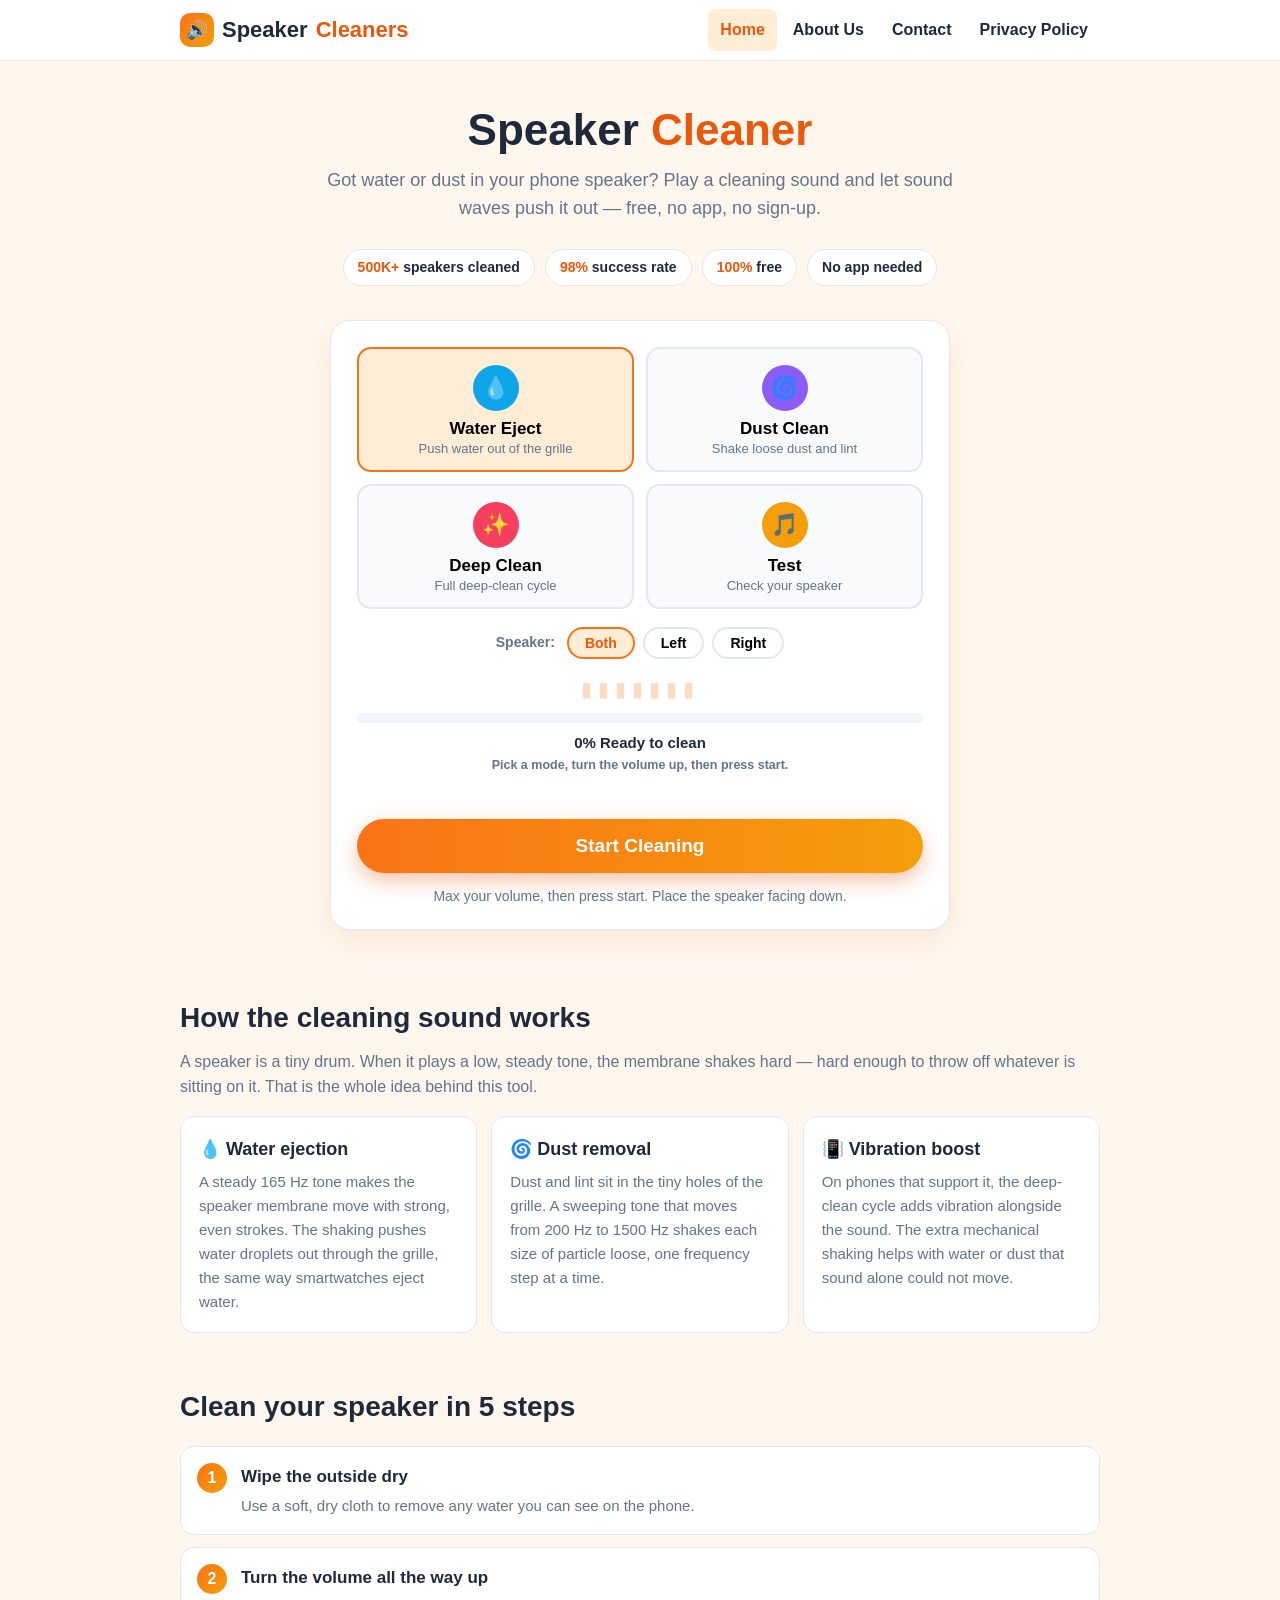
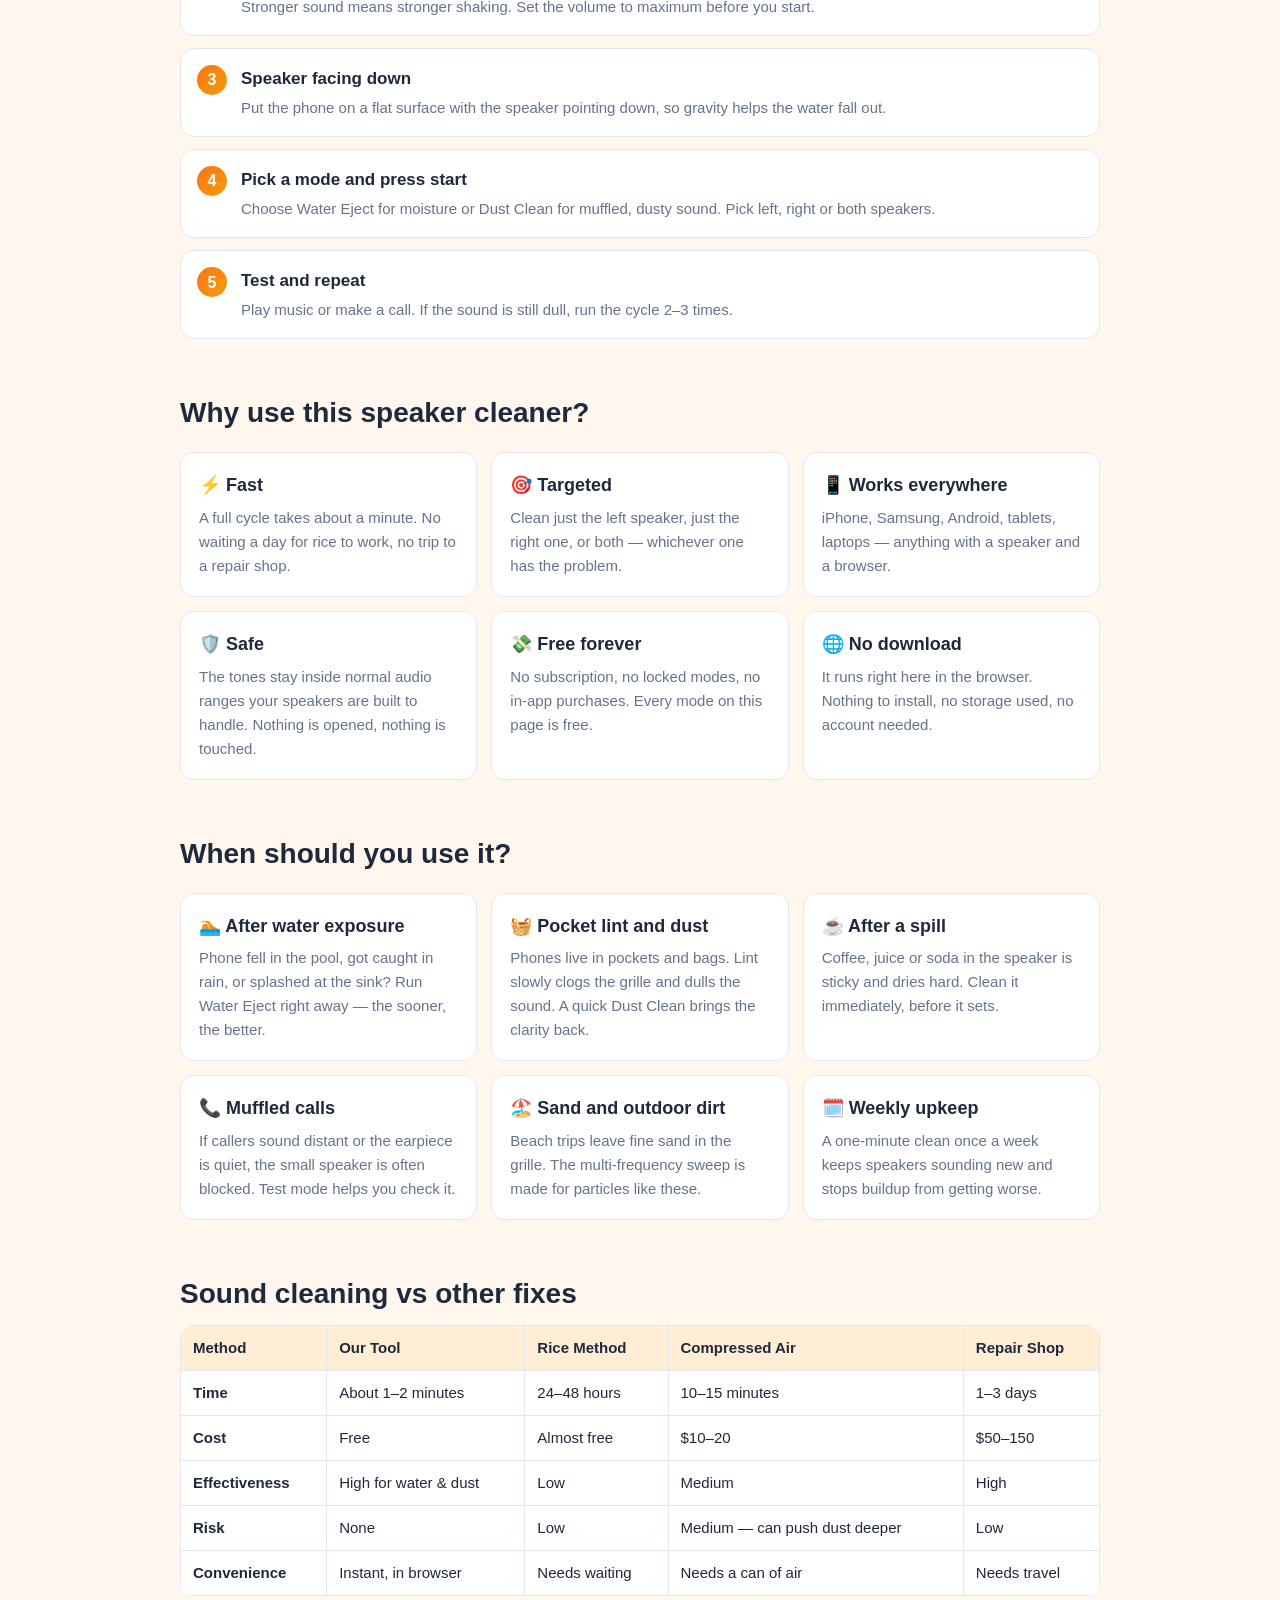
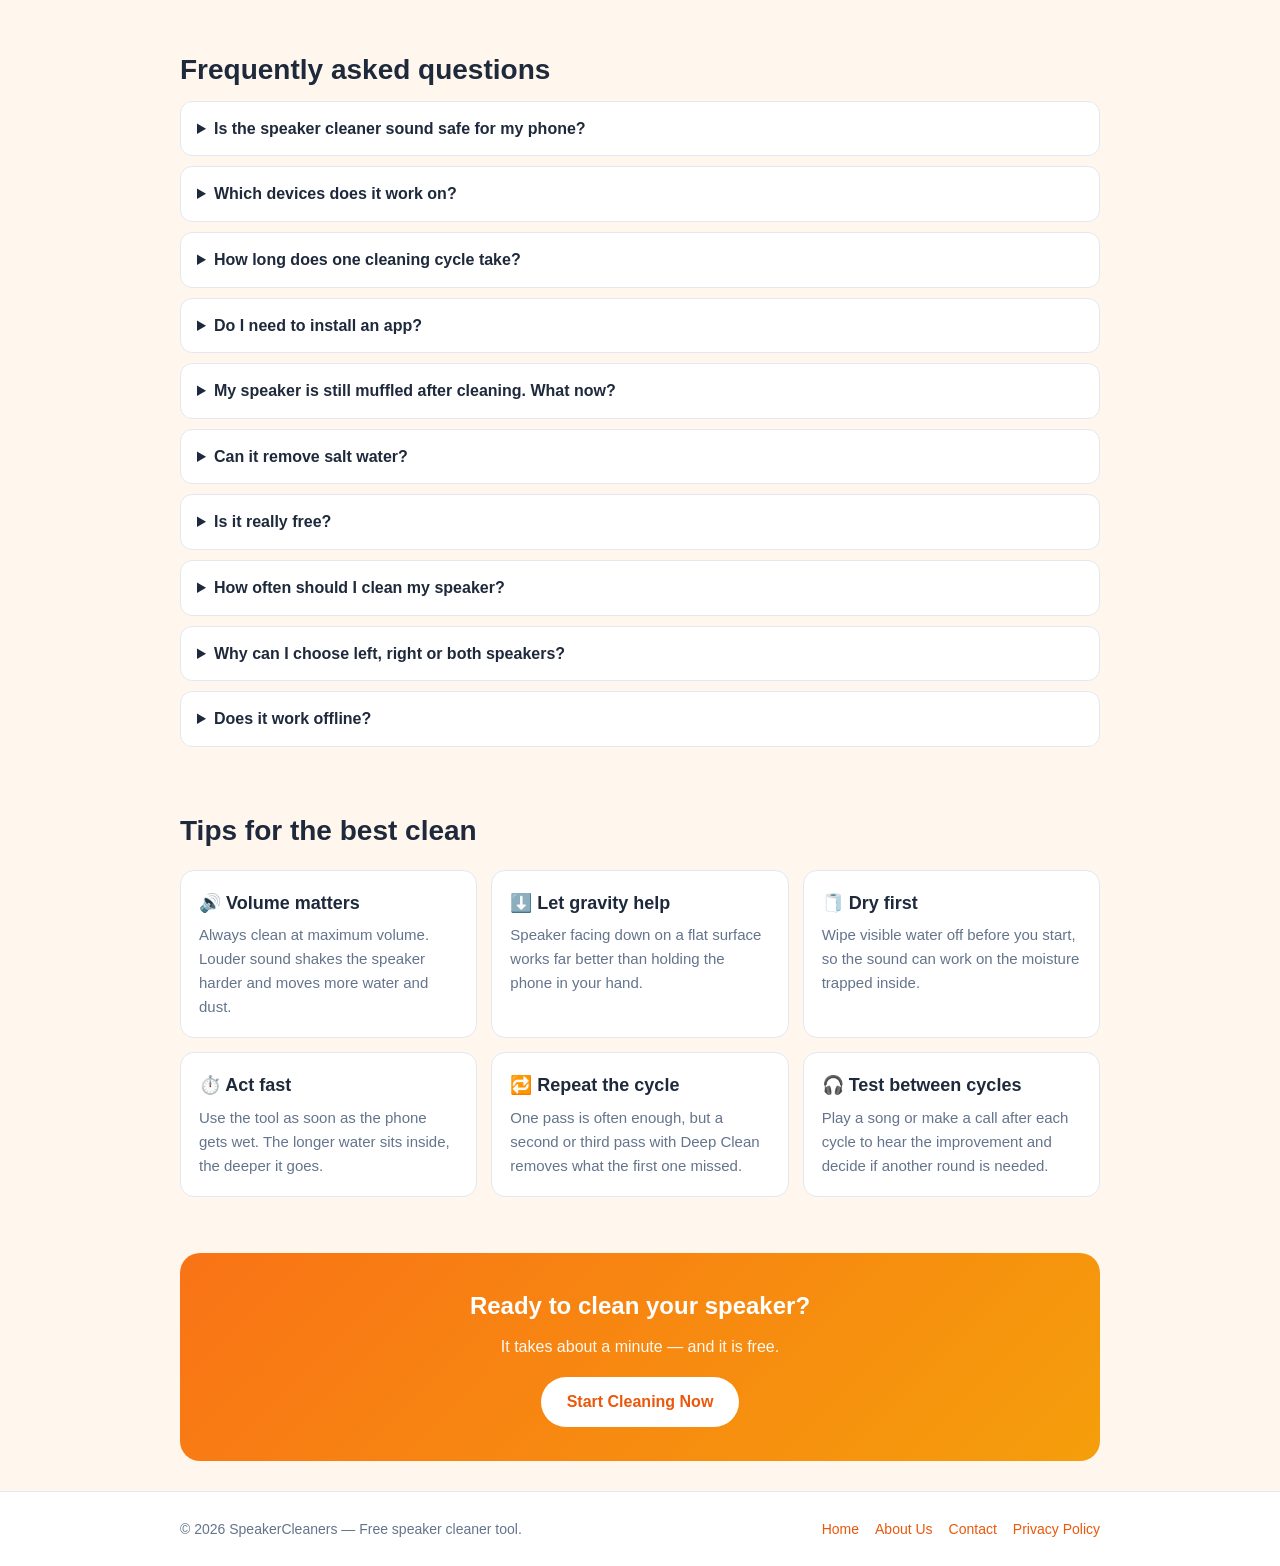
<file: index.html>
<!DOCTYPE html>
<html lang="en">
<head>
<meta charset="UTF-8">
<meta name="viewport" content="width=device-width, initial-scale=1.0">
<title>Speaker Cleaner Sound - Remove Water &amp; Dust (Free)</title>
<meta name="description" content="Free speaker cleaner sound that removes water and dust from your phone speaker. Play a 165 Hz water eject tone and dust cleaning sounds right in your browser — no app needed. Works on iPhone, Samsung, Android, tablets and laptops.">
<meta name="google-site-verification" content="_-BRUVU3ety-sxMiKPLYXIAc3S__Jb0sioMftiq5Fuo" />
<!-- Google Tag Manager -->
<script async src="https://www.googletagmanager.com/gtm.js?id=GTM-N3BZ42QK"></script>
<script>
  window.dataLayer = window.dataLayer || [];
  function gtag(){dataLayer.push(arguments);}
  gtag('js', new Date());
</script>
<!-- End Google Tag Manager -->
<meta name="keywords" content="speaker cleaner, speaker cleaner sound, remove water from speaker, eject water, dust cleaner, phone speaker cleaner, fix my speaker">
<link rel="stylesheet" href="styles.css">
<link rel="icon" href="data:image/svg+xml,<svg xmlns='http://www.w3.org/2000/svg' viewBox='0 0 100 100'><text y='.9em' font-size='90'>🔊</text></svg>">
</head>
<body>
<!-- Google Tag Manager (noscript) -->
<noscript><iframe src="https://www.googletagmanager.com/ns.html?id=GTM-N3BZ42QK" height="0" width="0" style="display:none;visibility:hidden"></iframe></noscript>
<!-- End Google Tag Manager (noscript) -->
<header class="site">
  <div class="wrap">
    <a class="logo" href="index.html"><span class="mark">🔊</span>Speaker<b>Cleaners</b></a>
    <nav class="main">
      <a href="index.html" class="active">Home</a>
      <a href="about.html">About Us</a>
      <a href="contact.html">Contact</a>
      <a href="privacy-policy.html">Privacy Policy</a>
    </nav>
  </div>
</header>

<main class="wrap">
  <div class="hero">
    <h1>Speaker <span>Cleaner</span></h1>
    <p class="lede">Got water or dust in your phone speaker? Play a cleaning sound and let sound waves push it out — free, no app, no sign-up.</p>
    <div class="badges">
      <span class="badge"><b>500K+</b> speakers cleaned</span>
      <span class="badge"><b>98%</b> success rate</span>
      <span class="badge"><b>100%</b> free</span>
      <span class="badge">No app needed</span>
    </div>
  </div>

  <!-- Tool — directly under the H1, layout like the reference screenshot -->
  <div class="tool" id="tool">
    <div class="modes">
      <button type="button" class="mode selected" data-mode="water">
        <span class="ico">💧</span><h3>Water Eject</h3><p>Push water out of the grille</p>
      </button>
      <button type="button" class="mode" data-mode="dust">
        <span class="ico">🌀</span><h3>Dust Clean</h3><p>Shake loose dust and lint</p>
      </button>
      <button type="button" class="mode" data-mode="deep">
        <span class="ico">✨</span><h3>Deep Clean</h3><p>Full deep-clean cycle</p>
      </button>
      <button type="button" class="mode" data-mode="test">
        <span class="ico">🎵</span><h3>Test</h3><p>Check your speaker</p>
      </button>
    </div>
    <div class="speakers">
      <span>Speaker:</span>
      <button type="button" class="spk selected" data-spk="both">Both</button>
      <button type="button" class="spk" data-spk="left">Left</button>
      <button type="button" class="spk" data-spk="right">Right</button>
    </div>
    <div class="progress">
      <div class="dots" id="dots"></div>
      <div class="bar"><div id="barFill"></div></div>
      <div class="status"><span id="pct">0%</span> <span id="statusText">Ready to clean</span>
        <small id="statusSub">Pick a mode, turn the volume up, then press start.</small>
      </div>
      <div class="freq-now" id="freqNow"></div>
    </div>
    <button type="button" class="btn-start" id="startBtn">Start Cleaning</button>
    <button type="button" class="btn-stop" id="stopBtn" style="display:none">Stop</button>
    <p class="tool-note">Max your volume, then press start. Place the speaker facing down.</p>
  </div>

  <section class="block">
    <h2>How the cleaning sound works</h2>
    <p class="intro">A speaker is a tiny drum. When it plays a low, steady tone, the membrane shakes hard — hard enough to throw off whatever is sitting on it. That is the whole idea behind this tool.</p>
    <div class="cards">
      <div class="card">
        <h3>💧 Water ejection</h3>
        <p>A steady 165 Hz tone makes the speaker membrane move with strong, even strokes. The shaking pushes water droplets out through the grille, the same way smartwatches eject water.</p>
      </div>
      <div class="card">
        <h3>🌀 Dust removal</h3>
        <p>Dust and lint sit in the tiny holes of the grille. A sweeping tone that moves from 200 Hz to 1500 Hz shakes each size of particle loose, one frequency step at a time.</p>
      </div>
      <div class="card">
        <h3>📳 Vibration boost</h3>
        <p>On phones that support it, the deep-clean cycle adds vibration alongside the sound. The extra mechanical shaking helps with water or dust that sound alone could not move.</p>
      </div>
    </div>
  </section>

  <section class="block">
    <h2>Clean your speaker in 5 steps</h2>
    <ol class="steps">
      <li><h3>Wipe the outside dry</h3><p>Use a soft, dry cloth to remove any water you can see on the phone.</p></li>
      <li><h3>Turn the volume all the way up</h3><p>Stronger sound means stronger shaking. Set the volume to maximum before you start.</p></li>
      <li><h3>Speaker facing down</h3><p>Put the phone on a flat surface with the speaker pointing down, so gravity helps the water fall out.</p></li>
      <li><h3>Pick a mode and press start</h3><p>Choose Water Eject for moisture or Dust Clean for muffled, dusty sound. Pick left, right or both speakers.</p></li>
      <li><h3>Test and repeat</h3><p>Play music or make a call. If the sound is still dull, run the cycle 2–3 times.</p></li>
    </ol>
  </section>

  <section class="block">
    <h2>Why use this speaker cleaner?</h2>
    <div class="cards">
      <div class="card"><h3>⚡ Fast</h3><p>A full cycle takes about a minute. No waiting a day for rice to work, no trip to a repair shop.</p></div>
      <div class="card"><h3>🎯 Targeted</h3><p>Clean just the left speaker, just the right one, or both — whichever one has the problem.</p></div>
      <div class="card"><h3>📱 Works everywhere</h3><p>iPhone, Samsung, Android, tablets, laptops — anything with a speaker and a browser.</p></div>
      <div class="card"><h3>🛡️ Safe</h3><p>The tones stay inside normal audio ranges your speakers are built to handle. Nothing is opened, nothing is touched.</p></div>
      <div class="card"><h3>💸 Free forever</h3><p>No subscription, no locked modes, no in-app purchases. Every mode on this page is free.</p></div>
      <div class="card"><h3>🌐 No download</h3><p>It runs right here in the browser. Nothing to install, no storage used, no account needed.</p></div>
    </div>
  </section>

  <section class="block">
    <h2>When should you use it?</h2>
    <div class="cards">
      <div class="card"><h3>🏊 After water exposure</h3><p>Phone fell in the pool, got caught in rain, or splashed at the sink? Run Water Eject right away — the sooner, the better.</p></div>
      <div class="card"><h3>🧺 Pocket lint and dust</h3><p>Phones live in pockets and bags. Lint slowly clogs the grille and dulls the sound. A quick Dust Clean brings the clarity back.</p></div>
      <div class="card"><h3>☕ After a spill</h3><p>Coffee, juice or soda in the speaker is sticky and dries hard. Clean it immediately, before it sets.</p></div>
      <div class="card"><h3>📞 Muffled calls</h3><p>If callers sound distant or the earpiece is quiet, the small speaker is often blocked. Test mode helps you check it.</p></div>
      <div class="card"><h3>🏖️ Sand and outdoor dirt</h3><p>Beach trips leave fine sand in the grille. The multi-frequency sweep is made for particles like these.</p></div>
      <div class="card"><h3>🗓️ Weekly upkeep</h3><p>A one-minute clean once a week keeps speakers sounding new and stops buildup from getting worse.</p></div>
    </div>
  </section>

  <section class="block">
    <h2>Sound cleaning vs other fixes</h2>
    <table class="compare">
      <tr><th>Method</th><th>Our Tool</th><th>Rice Method</th><th>Compressed Air</th><th>Repair Shop</th></tr>
      <tr><td>Time</td><td>About 1–2 minutes</td><td>24–48 hours</td><td>10–15 minutes</td><td>1–3 days</td></tr>
      <tr><td>Cost</td><td>Free</td><td>Almost free</td><td>$10–20</td><td>$50–150</td></tr>
      <tr><td>Effectiveness</td><td>High for water &amp; dust</td><td>Low</td><td>Medium</td><td>High</td></tr>
      <tr><td>Risk</td><td>None</td><td>Low</td><td>Medium — can push dust deeper</td><td>Low</td></tr>
      <tr><td>Convenience</td><td>Instant, in browser</td><td>Needs waiting</td><td>Needs a can of air</td><td>Needs travel</td></tr>
    </table>
  </section>

  <section class="block faq">
    <h2>Frequently asked questions</h2>
    <details><summary>Is the speaker cleaner sound safe for my phone?</summary>
    <p>Yes. The tool only plays tones in the normal audio range, the same kind of frequencies your speaker already plays when you listen to music. It does not open the phone or touch any part, so there is nothing to damage.</p></details>
    <details><summary>Which devices does it work on?</summary>
    <p>Any device with a speaker and a web browser: iPhone, Samsung and other Android phones, iPads, tablets, laptops and desktop computers. No app or installation is needed.</p></details>
    <details><summary>How long does one cleaning cycle take?</summary>
    <p>Water Eject runs for about 60 seconds, Dust Clean for about 45 seconds, and the full Deep Clean for about 90 seconds. For stubborn water or dust, run the cycle 2–3 times.</p></details>
    <details><summary>Do I need to install an app?</summary>
    <p>No. This is a web tool — open the page, press start, and the sound plays directly from your browser.</p></details>
    <details><summary>My speaker is still muffled after cleaning. What now?</summary>
    <p>Repeat the cycle a couple of times with the volume at maximum, and try Deep Clean. If it is still muffled, the speaker may have physical damage or dried residue inside, and a repair shop should look at it.</p></details>
    <details><summary>Can it remove salt water?</summary>
    <p>It can eject salt water, but salt water needs fast action: use the tool immediately, then wipe the outside with a damp cloth of fresh water (only if your phone is water-resistant) and repeat. Salt left inside can corrode parts over time.</p></details>
    <details><summary>Is it really free?</summary>
    <p>Yes, completely free. There are no subscriptions, no premium modes and no payments anywhere on this site.</p></details>
    <details><summary>How often should I clean my speaker?</summary>
    <p>Whenever the sound gets dull or after any water exposure. As routine care, a quick clean once a week keeps the speaker in good shape.</p></details>
    <details><summary>Why can I choose left, right or both speakers?</summary>
    <p>Most phones have stereo speakers. If only one side got wet or dusty, cleaning just that side saves time. Both is the best choice for a general clean.</p></details>
    <details><summary>Does it work offline?</summary>
    <p>Once the page has loaded, the cleaning tones are generated on your device, so the tool keeps working even if your connection drops.</p></details>
  </section>

  <section class="block">
    <h2>Tips for the best clean</h2>
    <div class="cards">
      <div class="card"><h3>🔊 Volume matters</h3><p>Always clean at maximum volume. Louder sound shakes the speaker harder and moves more water and dust.</p></div>
      <div class="card"><h3>⬇️ Let gravity help</h3><p>Speaker facing down on a flat surface works far better than holding the phone in your hand.</p></div>
      <div class="card"><h3>🧻 Dry first</h3><p>Wipe visible water off before you start, so the sound can work on the moisture trapped inside.</p></div>
      <div class="card"><h3>⏱️ Act fast</h3><p>Use the tool as soon as the phone gets wet. The longer water sits inside, the deeper it goes.</p></div>
      <div class="card"><h3>🔁 Repeat the cycle</h3><p>One pass is often enough, but a second or third pass with Deep Clean removes what the first one missed.</p></div>
      <div class="card"><h3>🎧 Test between cycles</h3><p>Play a song or make a call after each cycle to hear the improvement and decide if another round is needed.</p></div>
    </div>
  </section>

  <div class="cta">
    <h2>Ready to clean your speaker?</h2>
    <p>It takes about a minute — and it is free.</p>
    <a class="btn" href="#tool">Start Cleaning Now</a>
  </div>
</main>

<footer class="site">
  <div class="wrap">
    <span>© 2026 SpeakerCleaners — Free speaker cleaner tool.</span>
    <nav>
      <a href="index.html">Home</a>
      <a href="about.html">About Us</a>
      <a href="contact.html">Contact</a>
      <a href="privacy-policy.html">Privacy Policy</a>
    </nav>
  </div>
</footer>
<script src="app.js"></script>
</body>
</html>
</file>
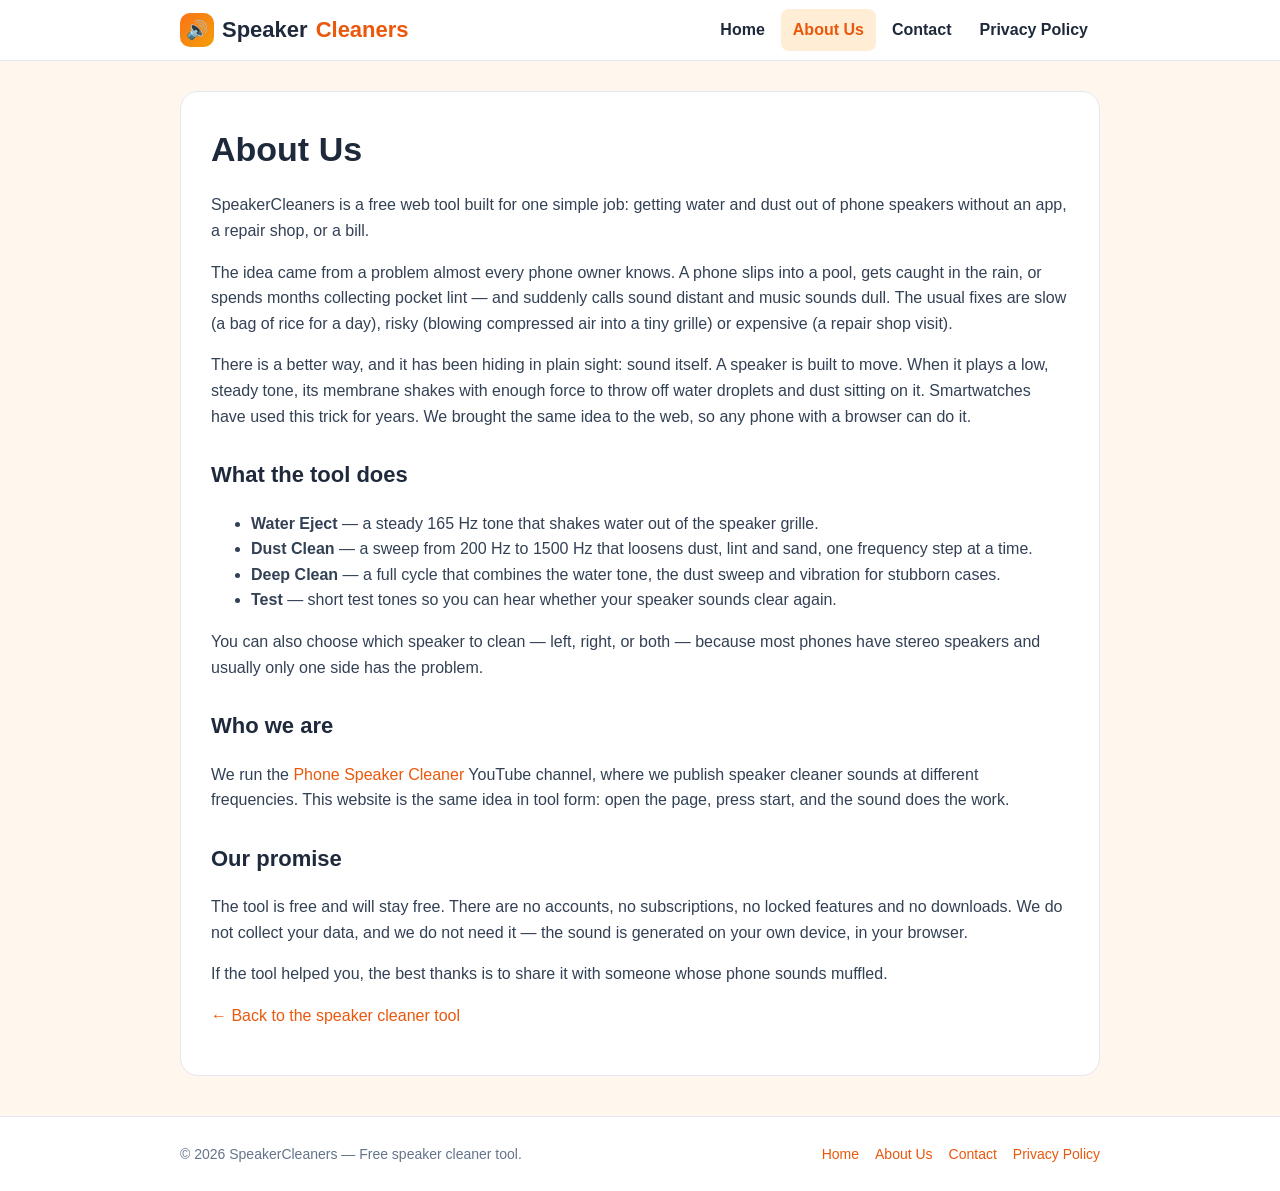
<file: about.html>
<!DOCTYPE html>
<html lang="en">
<head>
<meta charset="UTF-8">
<meta name="viewport" content="width=device-width, initial-scale=1.0">
<title>About Us - SpeakerCleaners</title>
<meta name="description" content="About SpeakerCleaners — a free speaker cleaner tool that uses sound waves to remove water and dust from phone speakers. Learn who we are and how the tool works.">
<meta name="google-site-verification" content="_-BRUVU3ety-sxMiKPLYXIAc3S__Jb0sioMftiq5Fuo" />
<!-- Google Tag Manager -->
<script async src="https://www.googletagmanager.com/gtm.js?id=GTM-N3BZ42QK"></script>
<script>
  window.dataLayer = window.dataLayer || [];
  function gtag(){dataLayer.push(arguments);}
  gtag('js', new Date());
</script>
<!-- End Google Tag Manager -->
<link rel="stylesheet" href="styles.css">
<link rel="icon" href="data:image/svg+xml,<svg xmlns='http://www.w3.org/2000/svg' viewBox='0 0 100 100'><text y='.9em' font-size='90'>🔊</text></svg>">
</head>
<body>
<!-- Google Tag Manager (noscript) -->
<noscript><iframe src="https://www.googletagmanager.com/ns.html?id=GTM-N3BZ42QK" height="0" width="0" style="display:none;visibility:hidden"></iframe></noscript>
<!-- End Google Tag Manager (noscript) -->
<header class="site">
  <div class="wrap">
    <a class="logo" href="index.html"><span class="mark">🔊</span>Speaker<b>Cleaners</b></a>
    <nav class="main">
      <a href="index.html">Home</a>
      <a href="about.html" class="active">About Us</a>
      <a href="contact.html">Contact</a>
      <a href="privacy-policy.html">Privacy Policy</a>
    </nav>
  </div>
</header>
<main class="wrap">
  <div class="page">
    <h1>About Us</h1>
    <p>SpeakerCleaners is a free web tool built for one simple job: getting water and dust out of phone speakers without an app, a repair shop, or a bill.</p>
    <p>The idea came from a problem almost every phone owner knows. A phone slips into a pool, gets caught in the rain, or spends months collecting pocket lint — and suddenly calls sound distant and music sounds dull. The usual fixes are slow (a bag of rice for a day), risky (blowing compressed air into a tiny grille) or expensive (a repair shop visit).</p>
    <p>There is a better way, and it has been hiding in plain sight: sound itself. A speaker is built to move. When it plays a low, steady tone, its membrane shakes with enough force to throw off water droplets and dust sitting on it. Smartwatches have used this trick for years. We brought the same idea to the web, so any phone with a browser can do it.</p>
    <h2>What the tool does</h2>
    <ul>
      <li><strong>Water Eject</strong> — a steady 165 Hz tone that shakes water out of the speaker grille.</li>
      <li><strong>Dust Clean</strong> — a sweep from 200 Hz to 1500 Hz that loosens dust, lint and sand, one frequency step at a time.</li>
      <li><strong>Deep Clean</strong> — a full cycle that combines the water tone, the dust sweep and vibration for stubborn cases.</li>
      <li><strong>Test</strong> — short test tones so you can hear whether your speaker sounds clear again.</li>
    </ul>
    <p>You can also choose which speaker to clean — left, right, or both — because most phones have stereo speakers and usually only one side has the problem.</p>
    <h2>Who we are</h2>
    <p>We run the <a href="https://www.youtube.com/@phonespeakercleaner" target="_blank" rel="noopener">Phone Speaker Cleaner</a> YouTube channel, where we publish speaker cleaner sounds at different frequencies. This website is the same idea in tool form: open the page, press start, and the sound does the work.</p>
    <h2>Our promise</h2>
    <p>The tool is free and will stay free. There are no accounts, no subscriptions, no locked features and no downloads. We do not collect your data, and we do not need it — the sound is generated on your own device, in your browser.</p>
    <p>If the tool helped you, the best thanks is to share it with someone whose phone sounds muffled.</p>
    <p><a href="index.html">← Back to the speaker cleaner tool</a></p>
  </div>
</main>
<footer class="site">
  <div class="wrap">
    <span>© 2026 SpeakerCleaners — Free speaker cleaner tool.</span>
    <nav>
      <a href="index.html">Home</a>
      <a href="about.html">About Us</a>
      <a href="contact.html">Contact</a>
      <a href="privacy-policy.html">Privacy Policy</a>
    </nav>
  </div>
</footer>
</body>
</html>
</file>
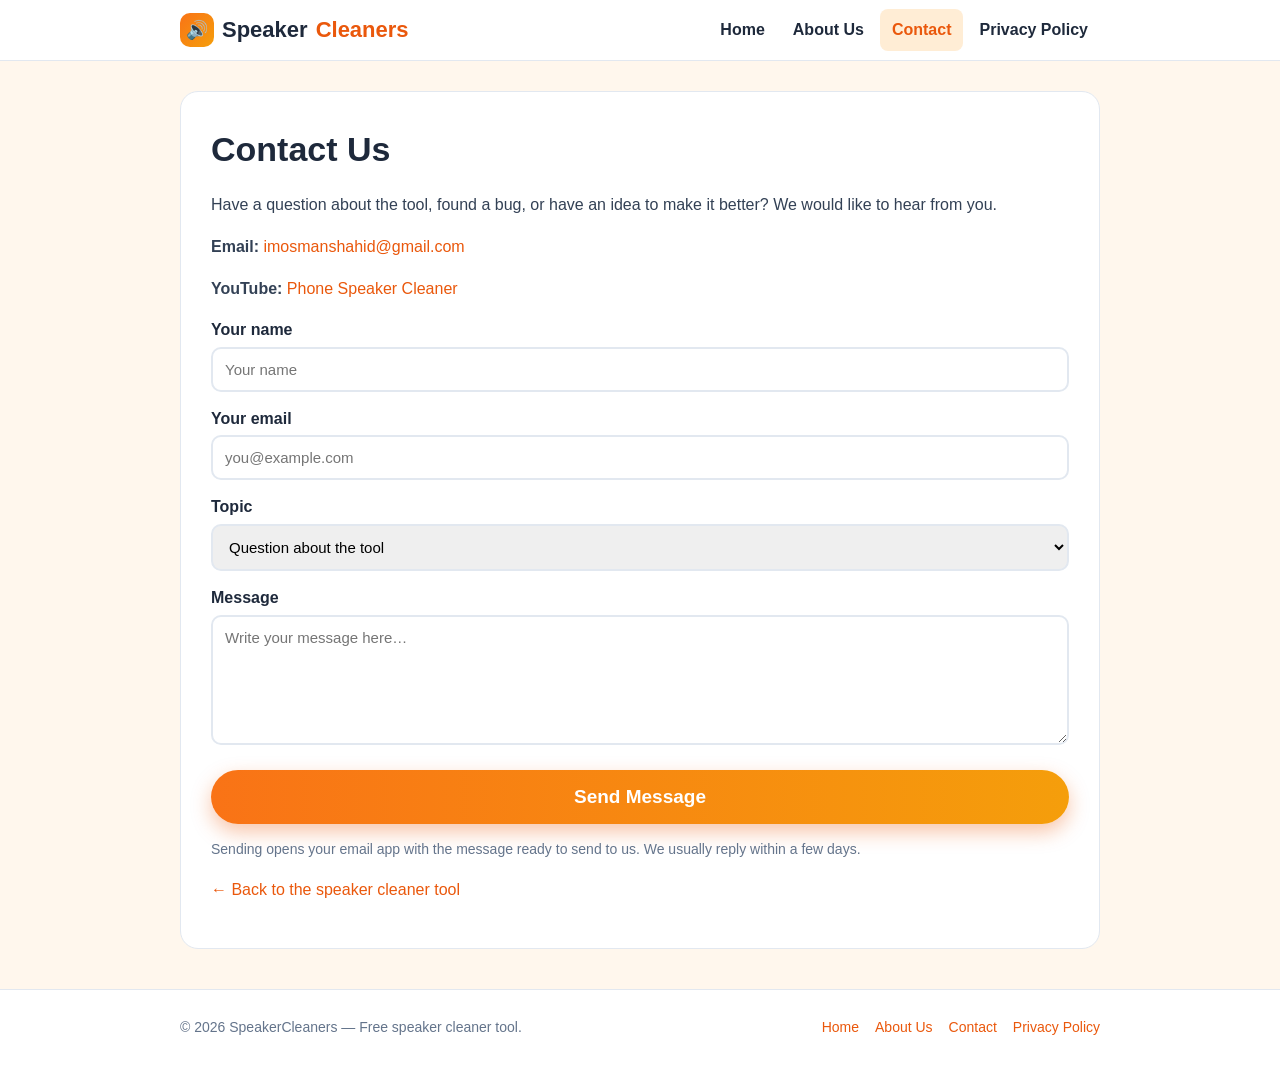
<file: contact.html>
<!DOCTYPE html>
<html lang="en">
<head>
<meta charset="UTF-8">
<meta name="viewport" content="width=device-width, initial-scale=1.0">
<title>Contact Us - SpeakerCleaners</title>
<meta name="description" content="Contact SpeakerCleaners — questions, feedback or suggestions about the free speaker cleaner tool. Reach us by email or through our YouTube channel.">
<meta name="google-site-verification" content="_-BRUVU3ety-sxMiKPLYXIAc3S__Jb0sioMftiq5Fuo" />
<!-- Google Tag Manager -->
<script async src="https://www.googletagmanager.com/gtm.js?id=GTM-N3BZ42QK"></script>
<script>
  window.dataLayer = window.dataLayer || [];
  function gtag(){dataLayer.push(arguments);}
  gtag('js', new Date());
</script>
<!-- End Google Tag Manager -->
<link rel="stylesheet" href="styles.css">
<link rel="icon" href="data:image/svg+xml,<svg xmlns='http://www.w3.org/2000/svg' viewBox='0 0 100 100'><text y='.9em' font-size='90'>🔊</text></svg>">
</head>
<body>
<!-- Google Tag Manager (noscript) -->
<noscript><iframe src="https://www.googletagmanager.com/ns.html?id=GTM-N3BZ42QK" height="0" width="0" style="display:none;visibility:hidden"></iframe></noscript>
<!-- End Google Tag Manager (noscript) -->
<header class="site">
  <div class="wrap">
    <a class="logo" href="index.html"><span class="mark">🔊</span>Speaker<b>Cleaners</b></a>
    <nav class="main">
      <a href="index.html">Home</a>
      <a href="about.html">About Us</a>
      <a href="contact.html" class="active">Contact</a>
      <a href="privacy-policy.html">Privacy Policy</a>
    </nav>
  </div>
</header>
<main class="wrap">
  <div class="page">
    <h1>Contact Us</h1>
    <p>Have a question about the tool, found a bug, or have an idea to make it better? We would like to hear from you.</p>
    <p><strong>Email:</strong> <a href="mailto:imosmanshahid@gmail.com">imosmanshahid@gmail.com</a></p>
    <p><strong>YouTube:</strong> <a href="https://www.youtube.com/@phonespeakercleaner" target="_blank" rel="noopener">Phone Speaker Cleaner</a></p>
    <form class="contact" id="contactForm">
      <label for="name">Your name</label>
      <input type="text" id="name" name="name" placeholder="Your name" required>
      <label for="email">Your email</label>
      <input type="email" id="email" name="email" placeholder="you@example.com" required>
      <label for="topic">Topic</label>
      <select id="topic" name="topic">
        <option>Question about the tool</option>
        <option>Report a problem</option>
        <option>Suggestion / feedback</option>
        <option>Other</option>
      </select>
      <label for="message">Message</label>
      <textarea id="message" name="message" rows="6" placeholder="Write your message here…" required></textarea>
      <button type="submit" class="btn-start">Send Message</button>
    </form>
    <p style="color:#64748b;font-size:14px;margin-top:14px;">Sending opens your email app with the message ready to send to us. We usually reply within a few days.</p>
    <p><a href="index.html">← Back to the speaker cleaner tool</a></p>
  </div>
</main>
<footer class="site">
  <div class="wrap">
    <span>© 2026 SpeakerCleaners — Free speaker cleaner tool.</span>
    <nav>
      <a href="index.html">Home</a>
      <a href="about.html">About Us</a>
      <a href="contact.html">Contact</a>
      <a href="privacy-policy.html">Privacy Policy</a>
    </nav>
  </div>
</footer>
<script>
document.getElementById('contactForm').addEventListener('submit', function (e) {
  e.preventDefault();
  var name = document.getElementById('name').value.trim();
  var email = document.getElementById('email').value.trim();
  var topic = document.getElementById('topic').value;
  var message = document.getElementById('message').value.trim();
  var subject = encodeURIComponent('SpeakerCleaners — ' + topic + ' (from ' + name + ')');
  var body = encodeURIComponent(message + '\n\n— ' + name + ' (' + email + ')');
  window.location.href = 'mailto:imosmanshahid@gmail.com?subject=' + subject + '&body=' + body;
});
</script>
</body>
</html>
</file>
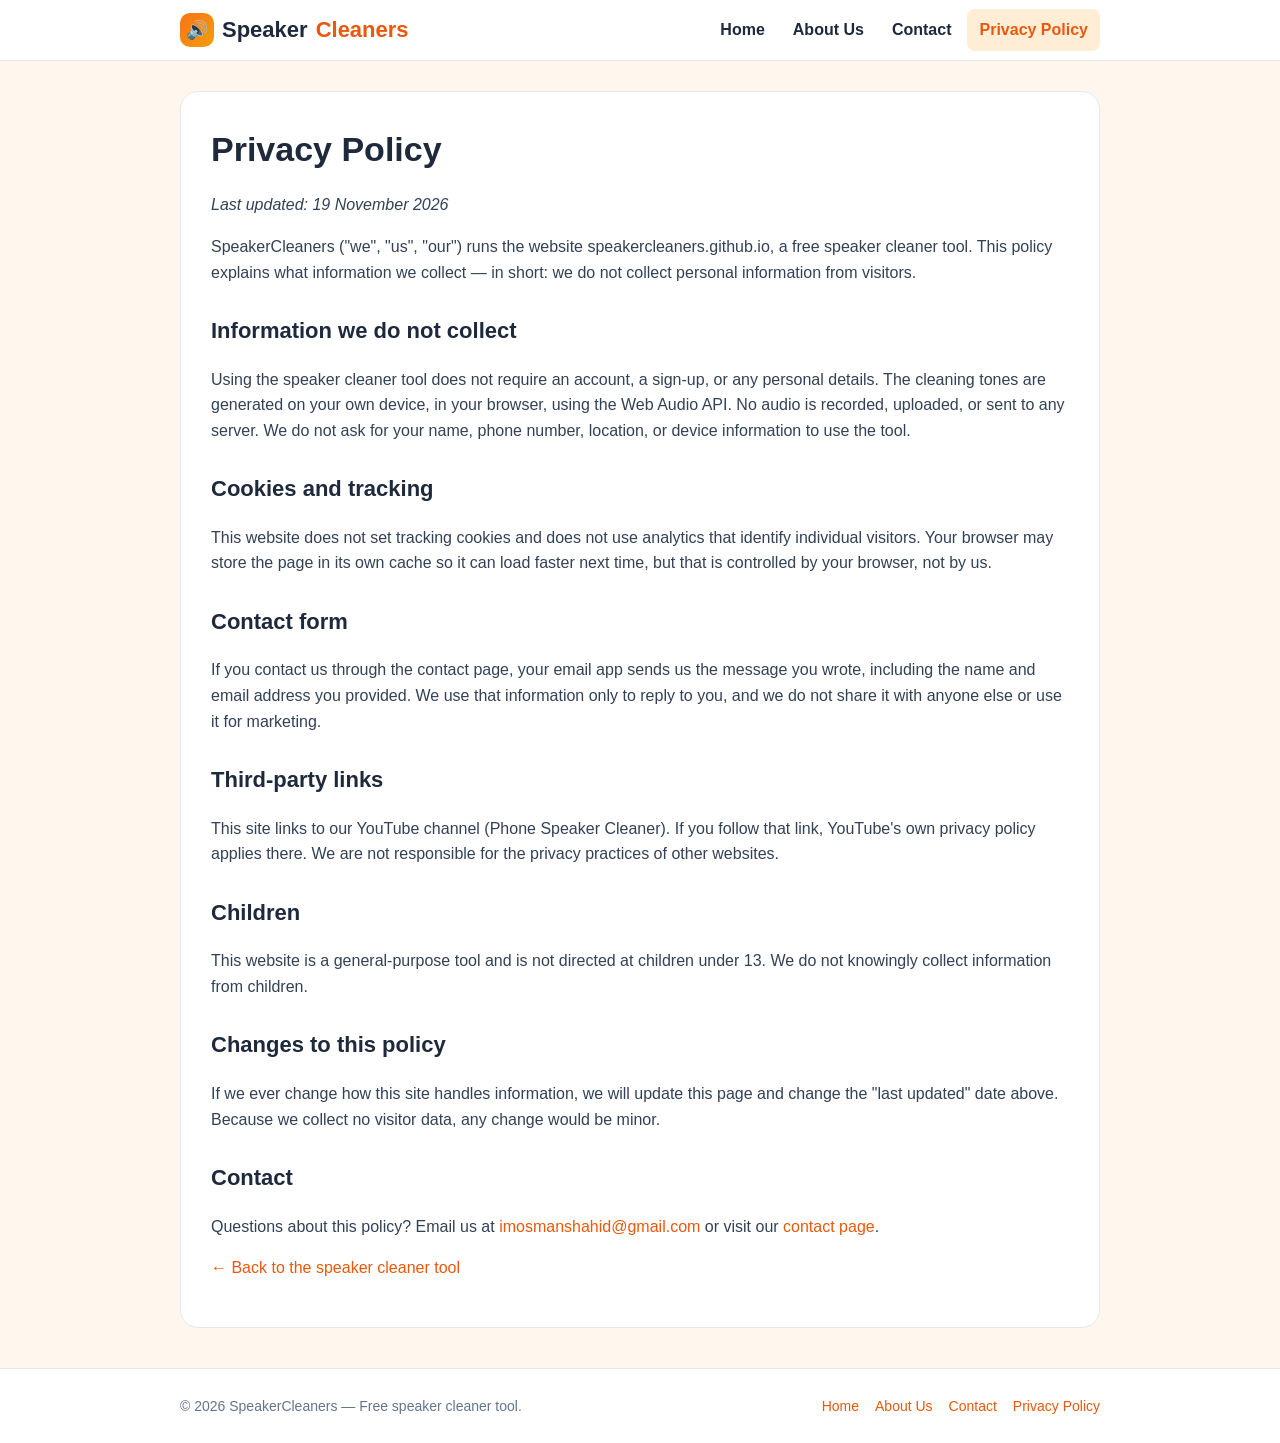
<file: privacy-policy.html>
<!DOCTYPE html>
<html lang="en">
<head>
<meta charset="UTF-8">
<meta name="viewport" content="width=device-width, initial-scale=1.0">
<title>Privacy Policy - SpeakerCleaners</title>
<meta name="description" content="Privacy Policy for SpeakerCleaners — what data this free speaker cleaner website collects (none) and how the tool works on your device.">
<meta name="google-site-verification" content="_-BRUVU3ety-sxMiKPLYXIAc3S__Jb0sioMftiq5Fuo" />
<!-- Google Tag Manager -->
<script async src="https://www.googletagmanager.com/gtm.js?id=GTM-N3BZ42QK"></script>
<script>
  window.dataLayer = window.dataLayer || [];
  function gtag(){dataLayer.push(arguments);}
  gtag('js', new Date());
</script>
<!-- End Google Tag Manager -->
<link rel="stylesheet" href="styles.css">
<link rel="icon" href="data:image/svg+xml,<svg xmlns='http://www.w3.org/2000/svg' viewBox='0 0 100 100'><text y='.9em' font-size='90'>🔊</text></svg>">
</head>
<body>
<!-- Google Tag Manager (noscript) -->
<noscript><iframe src="https://www.googletagmanager.com/ns.html?id=GTM-N3BZ42QK" height="0" width="0" style="display:none;visibility:hidden"></iframe></noscript>
<!-- End Google Tag Manager (noscript) -->
<header class="site">
  <div class="wrap">
    <a class="logo" href="index.html"><span class="mark">🔊</span>Speaker<b>Cleaners</b></a>
    <nav class="main">
      <a href="index.html">Home</a>
      <a href="about.html">About Us</a>
      <a href="contact.html">Contact</a>
      <a href="privacy-policy.html" class="active">Privacy Policy</a>
    </nav>
  </div>
</header>
<main class="wrap">
  <div class="page">
    <h1>Privacy Policy</h1>
    <p><em>Last updated: 19 November 2026</em></p>
    <p>SpeakerCleaners ("we", "us", "our") runs the website speakercleaners.github.io, a free speaker cleaner tool. This policy explains what information we collect — in short: we do not collect personal information from visitors.</p>
    <h2>Information we do not collect</h2>
    <p>Using the speaker cleaner tool does not require an account, a sign-up, or any personal details. The cleaning tones are generated on your own device, in your browser, using the Web Audio API. No audio is recorded, uploaded, or sent to any server. We do not ask for your name, phone number, location, or device information to use the tool.</p>
    <h2>Cookies and tracking</h2>
    <p>This website does not set tracking cookies and does not use analytics that identify individual visitors. Your browser may store the page in its own cache so it can load faster next time, but that is controlled by your browser, not by us.</p>
    <h2>Contact form</h2>
    <p>If you contact us through the contact page, your email app sends us the message you wrote, including the name and email address you provided. We use that information only to reply to you, and we do not share it with anyone else or use it for marketing.</p>
    <h2>Third-party links</h2>
    <p>This site links to our YouTube channel (Phone Speaker Cleaner). If you follow that link, YouTube's own privacy policy applies there. We are not responsible for the privacy practices of other websites.</p>
    <h2>Children</h2>
    <p>This website is a general-purpose tool and is not directed at children under 13. We do not knowingly collect information from children.</p>
    <h2>Changes to this policy</h2>
    <p>If we ever change how this site handles information, we will update this page and change the "last updated" date above. Because we collect no visitor data, any change would be minor.</p>
    <h2>Contact</h2>
    <p>Questions about this policy? Email us at <a href="mailto:imosmanshahid@gmail.com">imosmanshahid@gmail.com</a> or visit our <a href="contact.html">contact page</a>.</p>
    <p><a href="index.html">← Back to the speaker cleaner tool</a></p>
  </div>
</main>
<footer class="site">
  <div class="wrap">
    <span>© 2026 SpeakerCleaners — Free speaker cleaner tool.</span>
    <nav>
      <a href="index.html">Home</a>
      <a href="about.html">About Us</a>
      <a href="contact.html">Contact</a>
      <a href="privacy-policy.html">Privacy Policy</a>
    </nav>
  </div>
</footer>
</body>
</html>
</file>
<file: styles.css>
/* SpeakerCleaners — orange theme. All styles for the static site. */
:root {
  --orange: #f97316;
  --orange-dark: #ea580c;
  --orange-light: #ffedd5;
  --amber: #f59e0b;
  --ink: #1e293b;
  --muted: #64748b;
  --line: #e2e8f0;
  --bg: #fff7ed;
  --card: #ffffff;
  --green: #16a34a;
}
* { box-sizing: border-box; }
html { scroll-behavior: smooth; }
body {
  margin: 0;
  font-family: -apple-system, BlinkMacSystemFont, "Segoe UI", Roboto, Helvetica, Arial, sans-serif;
  color: var(--ink);
  background: var(--bg);
  line-height: 1.6;
}
a { color: var(--orange-dark); text-decoration: none; }
a:hover { text-decoration: underline; }
.wrap { max-width: 960px; margin: 0 auto; padding: 0 20px; }

/* Header */
header.site {
  background: #fff;
  border-bottom: 1px solid var(--line);
  position: sticky;
  top: 0;
  z-index: 10;
}
header.site .wrap { display: flex; align-items: center; justify-content: space-between; min-height: 60px; }
.logo { font-size: 22px; font-weight: 800; color: var(--ink); display: flex; align-items: center; gap: 8px; }
.logo:hover { text-decoration: none; }
.logo .mark {
  width: 34px; height: 34px; border-radius: 10px;
  background: linear-gradient(135deg, var(--orange), var(--amber));
  color: #fff; display: inline-flex; align-items: center; justify-content: center; font-size: 18px;
}
.logo b { color: var(--orange-dark); font-weight: 800; }
nav.main { display: flex; gap: 4px; flex-wrap: wrap; }
nav.main a { color: var(--ink); font-weight: 600; padding: 8px 12px; border-radius: 8px; }
nav.main a:hover, nav.main a.active { background: var(--orange-light); color: var(--orange-dark); text-decoration: none; }

/* Hero + H1 */
.hero { text-align: center; padding: 44px 20px 8px; }
.hero h1 { font-size: 44px; line-height: 1.15; margin: 0 0 10px; }
.hero h1 span { color: var(--orange-dark); }
.hero p.lede { font-size: 18px; color: var(--muted); max-width: 640px; margin: 0 auto 26px; }
.badges { display: flex; gap: 10px; justify-content: center; flex-wrap: wrap; margin-bottom: 26px; }
.badge {
  background: #fff; border: 1px solid var(--line); border-radius: 999px;
  padding: 6px 14px; font-size: 14px; font-weight: 700;
}
.badge b { color: var(--orange-dark); }

/* Tool card — layout follows the reference screenshot, orange theme */
.tool {
  background: var(--card);
  border: 1px solid var(--line);
  border-radius: 20px;
  box-shadow: 0 10px 30px rgba(234, 88, 12, .10);
  max-width: 620px;
  margin: 0 auto 40px;
  padding: 26px 26px 22px;
}
.modes { display: grid; grid-template-columns: 1fr 1fr; gap: 12px; }
.mode {
  border: 2px solid var(--line);
  border-radius: 14px;
  background: #f8fafc;
  padding: 16px 10px 14px;
  text-align: center;
  cursor: pointer;
  font-family: inherit;
  transition: border-color .15s, background .15s, transform .1s;
}
.mode:hover { border-color: var(--orange); }
.mode:active { transform: scale(.98); }
.mode.selected { border-color: var(--orange); background: var(--orange-light); }
.mode .ico {
  width: 46px; height: 46px; margin: 0 auto 8px; border-radius: 50%;
  display: flex; align-items: center; justify-content: center; font-size: 22px; color: #fff;
}
.mode[data-mode="water"] .ico { background: #0ea5e9; }
.mode[data-mode="dust"] .ico { background: #8b5cf6; }
.mode[data-mode="deep"] .ico { background: #f43f5e; }
.mode[data-mode="test"] .ico { background: var(--amber); }
.mode h3 { margin: 0; font-size: 17px; }
.mode p { margin: 2px 0 0; font-size: 13px; color: var(--muted); }
.speakers { display: flex; gap: 8px; justify-content: center; margin: 18px 0 6px; flex-wrap: wrap; }
.speakers span { font-size: 14px; font-weight: 700; color: var(--muted); align-self: center; margin-right: 4px; }
.spk {
  border: 2px solid var(--line); background: #fff; border-radius: 999px;
  padding: 6px 16px; font-weight: 700; font-size: 14px; cursor: pointer; font-family: inherit;
}
.spk.selected { border-color: var(--orange); background: var(--orange-light); color: var(--orange-dark); }
.progress { text-align: center; margin: 14px 0 4px; }
.dots { letter-spacing: 6px; color: var(--orange); font-size: 20px; min-height: 28px; }
.dots .on { opacity: 1; }
.dots .off { opacity: .25; }
.bar { height: 10px; background: #f1f5f9; border-radius: 999px; overflow: hidden; margin: 8px 0; }
.bar > div { height: 100%; width: 0%; background: linear-gradient(90deg, var(--orange), var(--amber)); border-radius: 999px; transition: width .3s; }
.status { font-size: 15px; font-weight: 700; }
.status small { display: block; color: var(--muted); font-weight: 600; }
.btn-start {
  display: block; width: 100%; margin-top: 18px; border: 0; cursor: pointer;
  padding: 16px; border-radius: 999px; font-size: 19px; font-weight: 800; color: #fff;
  background: linear-gradient(90deg, var(--orange), var(--amber));
  box-shadow: 0 8px 20px rgba(234, 88, 12, .35);
  font-family: inherit;
}
.btn-start:hover { filter: brightness(1.05); }
.btn-start:disabled { opacity: .6; cursor: default; }
.btn-stop {
  display: block; width: 100%; margin-top: 10px; border: 2px solid var(--line); cursor: pointer;
  padding: 12px; border-radius: 999px; font-size: 16px; font-weight: 700; color: var(--ink);
  background: #fff; font-family: inherit;
}
.tool-note { text-align: center; color: var(--muted); font-size: 14px; margin: 12px 0 0; }
.freq-now { text-align: center; font-size: 14px; font-weight: 700; color: var(--orange-dark); min-height: 20px; margin-top: 6px; }

/* Sections */
section.block { padding: 26px 0; }
section.block h2 { font-size: 28px; margin: 0 0 8px; }
section.block > p.intro { color: var(--muted); margin-top: 0; }
.cards { display: grid; grid-template-columns: repeat(auto-fit, minmax(260px, 1fr)); gap: 14px; margin-top: 16px; }
.card { background: var(--card); border: 1px solid var(--line); border-radius: 14px; padding: 18px; }
.card h3 { margin: 0 0 6px; font-size: 18px; }
.card p { margin: 0; color: var(--muted); font-size: 15px; }
.steps { counter-reset: step; list-style: none; padding: 0; margin: 16px 0 0; display: grid; gap: 12px; }
.steps li { background: var(--card); border: 1px solid var(--line); border-radius: 14px; padding: 16px 16px 16px 60px; position: relative; }
.steps li::before {
  counter-increment: step; content: counter(step);
  position: absolute; left: 16px; top: 16px; width: 30px; height: 30px; border-radius: 50%;
  background: linear-gradient(135deg, var(--orange), var(--amber)); color: #fff;
  font-weight: 800; display: flex; align-items: center; justify-content: center;
}
.steps h3 { margin: 0 0 4px; font-size: 17px; }
.steps p { margin: 0; color: var(--muted); font-size: 15px; }
table.compare { width: 100%; border-collapse: collapse; background: #fff; border-radius: 14px; overflow: hidden; font-size: 15px; }
table.compare th, table.compare td { border: 1px solid var(--line); padding: 10px 12px; text-align: left; }
table.compare th { background: var(--orange-light); }
table.compare td:first-child { font-weight: 700; }
.faq details { background: #fff; border: 1px solid var(--line); border-radius: 12px; padding: 14px 16px; margin-bottom: 10px; }
.faq summary { font-weight: 700; cursor: pointer; font-size: 16px; }
.faq p { color: var(--muted); margin: 8px 0 0; }
.cta { text-align: center; background: linear-gradient(135deg, var(--orange), var(--amber)); color: #fff; border-radius: 20px; padding: 34px 20px; margin: 30px 0; }
.cta h2 { margin: 0 0 8px; color: #fff; }
.cta p { margin: 0 0 18px; opacity: .95; }
.cta a.btn { background: #fff; color: var(--orange-dark); font-weight: 800; padding: 12px 26px; border-radius: 999px; display: inline-block; }
.cta a.btn:hover { text-decoration: none; }

/* Sub pages */
.page { background: #fff; border: 1px solid var(--line); border-radius: 18px; padding: 30px; margin: 30px 0 40px; }
.page h1 { font-size: 34px; margin: 0 0 12px; }
.page h2 { font-size: 22px; margin-top: 28px; }
.page p, .page li { color: #334155; }
form.contact label { display: block; font-weight: 700; margin: 14px 0 4px; }
form.contact input, form.contact textarea, form.contact select {
  width: 100%; padding: 12px; border: 2px solid var(--line); border-radius: 10px;
  font-family: inherit; font-size: 15px;
}
form.contact input:focus, form.contact textarea:focus { outline: none; border-color: var(--orange); }
form.contact button { margin-top: 18px; }

/* Footer */
footer.site { border-top: 1px solid var(--line); background: #fff; padding: 26px 0; margin-top: 20px; }
footer.site .wrap { display: flex; justify-content: space-between; gap: 16px; flex-wrap: wrap; color: var(--muted); font-size: 14px; }
footer.site nav { display: flex; gap: 16px; flex-wrap: wrap; }
@media (max-width: 560px) {
  .hero h1 { font-size: 32px; }
  .tool { padding: 18px 14px; }
}
</file>
